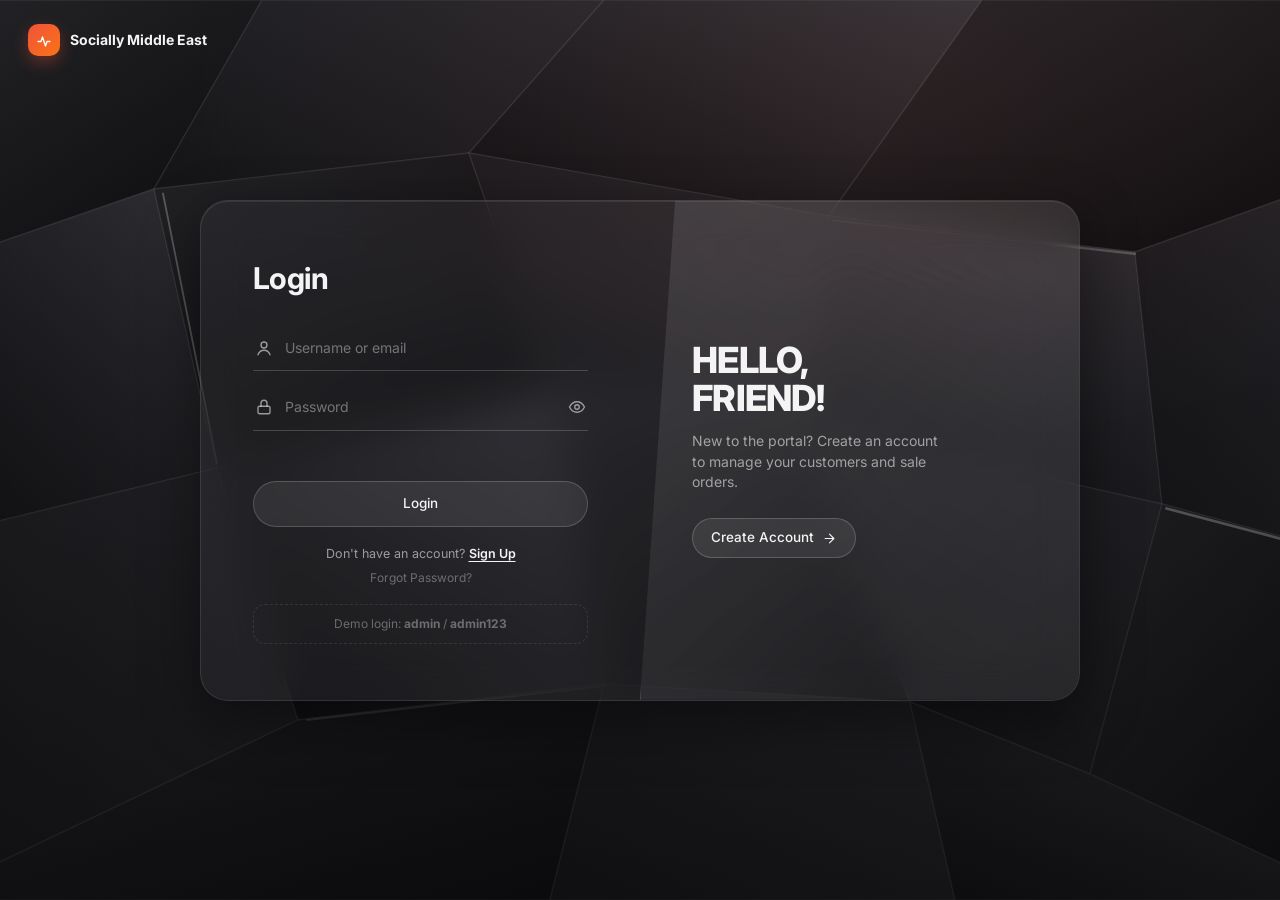
<file: index.html>
<!DOCTYPE html>
<html lang="en">
<head>
  <meta charset="UTF-8" />
  <meta name="viewport" content="width=device-width, initial-scale=1.0" />
  <title>Socially Middle East · POS Portal</title>
  <link rel="preconnect" href="https://fonts.googleapis.com" />
  <link rel="preconnect" href="https://fonts.gstatic.com" crossorigin />
  <link href="https://fonts.googleapis.com/css2?family=Inter:wght@400;500;600;700;800&display=swap" rel="stylesheet" />
  <link rel="icon" href="assets/favicon.svg" type="image/svg+xml" />
  <link rel="stylesheet" href="css/styles.css" />
</head>
<body>
  <div class="bg" aria-hidden="true"></div>
  <div id="app"></div>
  <div id="modal-root"></div>
  <div id="toast-root"></div>

  <script src="js/icons.js"></script>
  <script src="js/data.js"></script>
  <script src="js/nav-fx.js"></script>
  <script src="js/app.js"></script>
</body>
</html>
</file>
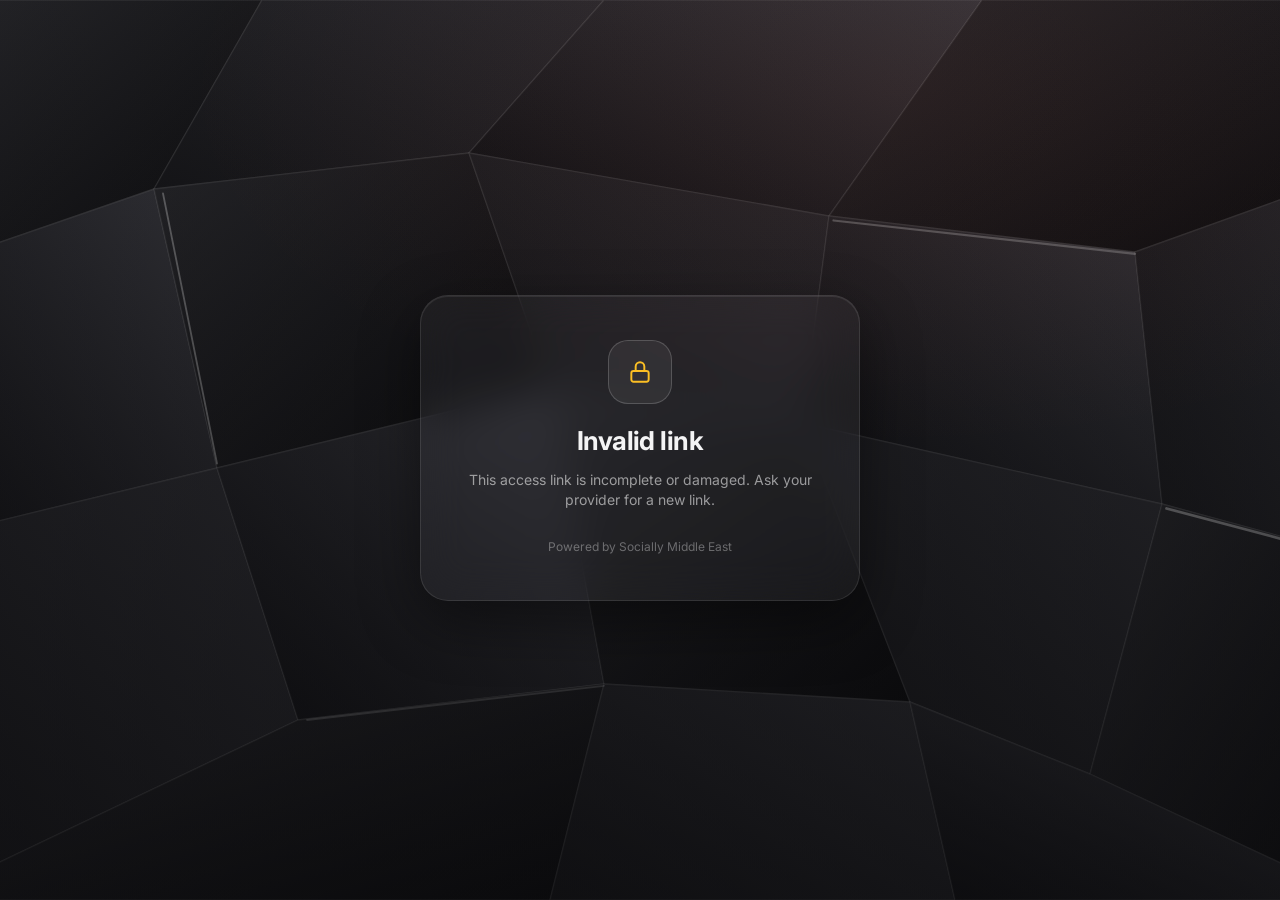
<file: client.html>
<!DOCTYPE html>
<html lang="en">
<head>
  <meta charset="UTF-8" />
  <meta name="viewport" content="width=device-width, initial-scale=1.0" />
  <meta name="robots" content="noindex" />
  <title>POS</title>
  <link rel="icon" href="assets/favicon.svg" type="image/svg+xml" />
  <link rel="preconnect" href="https://fonts.googleapis.com" />
  <link rel="preconnect" href="https://fonts.gstatic.com" crossorigin />
  <link href="https://fonts.googleapis.com/css2?family=Inter:wght@400;500;600;700;800&display=swap" rel="stylesheet" />
  <link rel="stylesheet" href="css/styles.css" />
  <link rel="stylesheet" href="css/client.css" />
</head>
<body class="pos-body">
  <div class="bg" aria-hidden="true"></div>
  <div id="pos"></div>
  <div id="modal-root"></div>
  <div id="toast-root"></div>

  <script src="js/icons.js"></script>
  <script src="js/nav-fx.js"></script>
  <script src="js/client-admin.js"></script>
  <script src="js/client.js"></script>
</body>
</html>
</file>
<file: css/styles.css>
:root {
  --bg: #08080a;
  --glass: rgba(255, 255, 255, 0.045);
  --glass-strong: rgba(255, 255, 255, 0.075);
  --glass-hover: rgba(255, 255, 255, 0.09);
  --border: rgba(255, 255, 255, 0.10);
  --border-strong: rgba(255, 255, 255, 0.18);
  --text: #f4f4f5;
  --muted: rgba(244, 244, 245, 0.58);
  --faint: rgba(244, 244, 245, 0.36);
  --accent: #f0533a;
  --accent-2: #f97316;
  --green: #34d399;
  --amber: #fbbf24;
  --red: #f87171;
  --blue: #60a5fa;
  --violet: #a78bfa;
  --radius: 20px;
  --radius-sm: 12px;
  --shadow: 0 20px 60px rgba(0, 0, 0, 0.45), inset 0 1px 0 rgba(255, 255, 255, 0.08);
  --blur: blur(22px) saturate(140%);
}

* { box-sizing: border-box; margin: 0; padding: 0; }
html, body { height: 100%; }
body {
  font-family: 'Inter', system-ui, -apple-system, Segoe UI, Roboto, sans-serif;
  background: var(--bg);
  color: var(--text);
  font-size: 14px;
  line-height: 1.45;
  -webkit-font-smoothing: antialiased;
}
.bg {
  position: fixed; inset: 0; z-index: -1;
  background: url('../assets/bg.svg') center / cover no-repeat, var(--bg);
}
.bg::after {
  content: ''; position: absolute; inset: 0;
  background: radial-gradient(1200px 600px at 70% 10%, rgba(240, 83, 58, 0.06), transparent 60%),
              linear-gradient(180deg, rgba(8, 8, 10, 0.15), rgba(8, 8, 10, 0.55));
}
a { color: inherit; text-decoration: none; }
button, input, select, textarea { font: inherit; color: inherit; }
button { cursor: pointer; background: none; border: none; }
.ic { flex-shrink: 0; display: block; }

/* ---------- Glass primitives ---------- */
.glass {
  background: var(--glass);
  border: 1px solid var(--border);
  border-radius: var(--radius);
  backdrop-filter: var(--blur);
  -webkit-backdrop-filter: var(--blur);
  box-shadow: var(--shadow);
}
.card { padding: 22px; }
.card-head { display: flex; align-items: center; justify-content: space-between; gap: 12px; margin-bottom: 18px; flex-wrap: wrap; }
.card-title { font-size: 15px; font-weight: 600; letter-spacing: -0.01em; }
.card-sub { color: var(--muted); font-size: 12.5px; margin-top: 2px; }

.btn {
  display: inline-flex; align-items: center; justify-content: center; gap: 8px;
  height: 40px; padding: 0 18px; border-radius: 999px;
  background: var(--glass-strong); border: 1px solid var(--border-strong);
  font-weight: 500; font-size: 13.5px; white-space: nowrap;
  transition: background .2s, transform .15s, border-color .2s;
}
.btn:hover { background: var(--glass-hover); border-color: rgba(255,255,255,.28); }
.btn:active { transform: scale(0.98); }
.btn-primary {
  background: linear-gradient(135deg, var(--accent), var(--accent-2));
  border-color: transparent; color: #fff;
  box-shadow: 0 8px 24px rgba(240, 83, 58, 0.3);
}
.btn-primary:hover { background: linear-gradient(135deg, #f46349, #fb8a3c); border-color: transparent; }
.btn-ghost { background: transparent; border-color: transparent; }
.btn-ghost:hover { background: var(--glass); }
.btn-sm { height: 32px; padding: 0 12px; font-size: 12.5px; }
.btn-icon { width: 40px; padding: 0; }
.btn-sm.btn-icon { width: 32px; }
.btn-danger:hover { color: var(--red); border-color: rgba(248,113,113,.4); }

.pill {
  display: inline-flex; align-items: center; gap: 6px;
  padding: 3px 10px; border-radius: 999px; font-size: 11.5px; font-weight: 600;
  border: 1px solid; white-space: nowrap;
}
.pill::before { content: ''; width: 6px; height: 6px; border-radius: 50%; background: currentColor; }
.pill.green { color: var(--green); background: rgba(52,211,153,.1); border-color: rgba(52,211,153,.25); }
.pill.amber { color: var(--amber); background: rgba(251,191,36,.1); border-color: rgba(251,191,36,.25); }
.pill.red { color: var(--red); background: rgba(248,113,113,.1); border-color: rgba(248,113,113,.25); }
.pill.blue { color: var(--blue); background: rgba(96,165,250,.1); border-color: rgba(96,165,250,.25); }
.pill.gray { color: var(--muted); background: rgba(255,255,255,.05); border-color: var(--border); }
.pill.violet { color: var(--violet); background: rgba(167,139,250,.1); border-color: rgba(167,139,250,.25); }

.tag { font-size: 11.5px; color: var(--muted); padding: 2px 9px; border-radius: 999px; background: rgba(255,255,255,.06); border: 1px solid var(--border); white-space: nowrap; }

.avatar {
  width: 34px; height: 34px; border-radius: 10px; flex-shrink: 0;
  display: grid; place-items: center; font-size: 12px; font-weight: 700; color: #fff;
}
.avatar.lg { width: 60px; height: 60px; border-radius: 16px; font-size: 20px; }

/* ---------- Inputs ---------- */
.field { display: flex; flex-direction: column; gap: 6px; }
.field label { font-size: 12px; color: var(--muted); font-weight: 500; }
.input, select.input, textarea.input {
  height: 42px; padding: 0 14px; border-radius: var(--radius-sm);
  background: rgba(0,0,0,.25); border: 1px solid var(--border);
  outline: none; transition: border-color .2s, background .2s; width: 100%;
}
textarea.input { height: auto; min-height: 84px; padding: 12px 14px; resize: vertical; }
select.input { appearance: none; padding-right: 36px;
  background-image: url("data:image/svg+xml,%3Csvg xmlns='http://www.w3.org/2000/svg' width='16' height='16' viewBox='0 0 24 24' fill='none' stroke='%23aaa' stroke-width='2'%3E%3Cpath d='m6 9 6 6 6-6'/%3E%3C/svg%3E");
  background-repeat: no-repeat; background-position: right 12px center; }
select.input option { background: #18181b; }
.input:focus { border-color: rgba(240,83,58,.6); background: rgba(0,0,0,.35); }
.input::placeholder { color: var(--faint); }

.search {
  display: flex; align-items: center; gap: 8px; height: 40px; padding: 0 14px;
  border-radius: 999px; background: rgba(0,0,0,.25); border: 1px solid var(--border); min-width: 220px;
}
.search input { background: none; border: none; outline: none; width: 100%; }
.search .ic { color: var(--faint); }

.seg { display: inline-flex; padding: 3px; border-radius: 999px; background: rgba(0,0,0,.3); border: 1px solid var(--border); gap: 2px; flex-wrap: wrap; }
.seg button { padding: 6px 13px; border-radius: 999px; font-size: 12.5px; color: var(--muted); font-weight: 500; transition: .2s; }
.seg button.active { background: rgba(255,255,255,.12); color: var(--text); }
.seg button:hover:not(.active) { color: var(--text); }

/* ---------- Login ---------- */
.login-wrap { min-height: 100vh; display: grid; place-items: center; padding: 24px; }
.login-brand { position: fixed; top: 24px; left: 28px; display: flex; align-items: center; gap: 10px; font-weight: 700; }
.login-card {
  position: relative; width: min(880px, 100%); min-height: 500px; overflow: hidden;
  display: grid; grid-template-columns: 1fr 1fr;
  border-radius: 28px;
}
.login-card .pane { padding: 56px 52px; display: flex; flex-direction: column; justify-content: center; transition: opacity .5s ease, transform .6s cubic-bezier(.7,0,.2,1); }
.login-card h1 { font-size: 30px; font-weight: 700; letter-spacing: -0.02em; margin-bottom: 26px; }
.login-card .welcome h2 { font-size: 36px; font-weight: 800; line-height: 1.05; letter-spacing: -0.02em; margin-bottom: 14px; }
.login-card .welcome p { color: var(--muted); max-width: 260px; margin-bottom: 26px; }
.line-input { display: flex; align-items: center; gap: 12px; border-bottom: 1px solid var(--border-strong); padding: 12px 2px; margin-bottom: 14px; transition: border-color .2s; }
.line-input:focus-within { border-color: var(--accent); }
.line-input input { flex: 1; background: none; border: none; outline: none; min-width: 0; }
.line-input .ic { color: var(--muted); }
.login-card .btn-block { width: 100%; height: 46px; margin-top: 14px; }
.login-meta { text-align: center; color: var(--muted); font-size: 12.5px; margin-top: 18px; }
.login-meta a, .login-meta button { color: var(--text); font-weight: 600; text-decoration: underline; text-underline-offset: 3px; }
.login-meta .forgot { display: block; margin-top: 6px; color: var(--faint); font-weight: 400; text-decoration: none; font-size: 12px; }
.login-hint { margin-top: 18px; font-size: 12px; color: var(--faint); text-align: center; padding: 10px; border: 1px dashed var(--border); border-radius: 12px; }
.login-error { color: var(--red); font-size: 12.5px; min-height: 18px; margin-top: 4px; }

/* Sliding glass panel */
.slider {
  position: absolute; top: 0; bottom: 0; left: 50%; width: 50%;
  background: linear-gradient(135deg, rgba(255,255,255,.10), rgba(255,255,255,.03));
  border-left: 1px solid var(--border-strong);
  clip-path: polygon(8% 0, 100% 0, 100% 100%, 0 100%);
  transition: transform .7s cubic-bezier(.7,0,.2,1), clip-path .7s cubic-bezier(.7,0,.2,1);
  z-index: 1; pointer-events: none;
}
.login-card.signup .slider { transform: translateX(-100%); clip-path: polygon(0 0, 100% 0, 92% 100%, 0 100%); }
.login-card .pane { position: relative; z-index: 2; }
.login-card .p-login { grid-column: 1; grid-row: 1; }
.login-card .p-hello { grid-column: 2; grid-row: 1; }
.login-card .p-welcome { grid-column: 1; grid-row: 1; }
.login-card .p-signup { grid-column: 2; grid-row: 1; }
.login-card .p-welcome, .login-card .p-signup { opacity: 0; pointer-events: none; }
.login-card.signup .p-login, .login-card.signup .p-hello { opacity: 0; pointer-events: none; }
.login-card.signup .p-welcome, .login-card.signup .p-signup { opacity: 1; pointer-events: auto; }
.login-card .p-login { transform: translateX(0); }
.login-card.signup .p-login { transform: translateX(-30px); }
.login-card .p-signup { transform: translateX(30px); }
.login-card.signup .p-signup { transform: translateX(0); }

/* ---------- Shell / Navbar ---------- */
.shell { max-width: 1320px; margin: 0 auto; padding: 18px 24px 60px; }
.navbar {
  position: sticky; top: 14px; z-index: 50;
  display: flex; align-items: center; gap: 10px;
  height: 60px; padding: 0 10px 0 18px; border-radius: 999px; margin-bottom: 28px;
  background: rgba(20, 20, 23, 0.55);
}
.brand { display: flex; align-items: center; gap: 10px; font-weight: 700; letter-spacing: -0.01em; margin-right: 14px; white-space: nowrap; }
.brand-mark {
  width: 32px; height: 32px; border-radius: 10px; display: grid; place-items: center; color: #fff;
  background: linear-gradient(135deg, var(--accent), var(--accent-2));
  box-shadow: 0 6px 16px rgba(240,83,58,.35);
}
.brand small { display: block; font-size: 10px; letter-spacing: .14em; color: var(--muted); font-weight: 600; }
.nav-links { display: flex; align-items: center; gap: 2px; position: relative; }
.nav-link {
  position: relative; display: flex; align-items: center; gap: 8px;
  padding: 9px 15px; border-radius: 999px; color: var(--muted); font-weight: 500; transition: color .2s, background .2s;
}
.nav-link:hover { color: var(--text); background: rgba(255,255,255,.05); }
.nav-link.active { color: var(--text); background: rgba(255,255,255,.1); box-shadow: inset 0 1px 0 rgba(255,255,255,.1); }
.nav-link.active::after { content: ''; position: absolute; left: 50%; bottom: 3px; width: 4px; height: 4px; margin-left: -2px; border-radius: 50%; background: var(--accent); }
.nav-right { margin-left: auto; display: flex; align-items: center; gap: 8px; }
.nav-search { min-width: 0; width: 200px; height: 38px; }
.user-chip { display: flex; align-items: center; gap: 10px; padding: 4px 4px 4px 4px; border-radius: 999px; position: relative; }
.user-chip .avatar { width: 34px; height: 34px; border-radius: 50%; background: linear-gradient(135deg, var(--accent), var(--accent-2)); }
.user-menu {
  position: absolute; right: 0; top: calc(100% + 10px); width: 220px; padding: 8px;
  display: none; flex-direction: column; gap: 2px; background: rgba(24,24,27,.85);
}
.user-menu.open { display: flex; }
.user-menu .who { padding: 10px 12px; border-bottom: 1px solid var(--border); margin-bottom: 6px; }
.user-menu .who b { display: block; }
.user-menu .who span { color: var(--muted); font-size: 12px; }
.menu-item { display: flex; align-items: center; gap: 10px; padding: 9px 12px; border-radius: 10px; color: var(--muted); width: 100%; text-align: left; }
.menu-item:hover { background: rgba(255,255,255,.06); color: var(--text); }
.nav-burger { display: none; }
.mobile-nav { display: none; }

/* ---------- Page ---------- */
.page-head { display: flex; align-items: flex-end; justify-content: space-between; gap: 16px; margin-bottom: 22px; flex-wrap: wrap; }
.page-head h1 { font-size: 28px; font-weight: 700; letter-spacing: -0.025em; }
.page-head p { color: var(--muted); margin-top: 4px; }
.page-actions { display: flex; gap: 10px; flex-wrap: wrap; }
.crumb { display: inline-flex; align-items: center; gap: 6px; color: var(--muted); font-size: 13px; margin-bottom: 14px; }
.crumb:hover { color: var(--text); }

.grid { display: grid; gap: 18px; }
.stats { grid-template-columns: repeat(4, 1fr); margin-bottom: 18px; }
.stat { padding: 20px 22px; transition: transform .25s, border-color .25s; }
.stat:hover { transform: translateY(-4px); border-color: var(--border-strong); }
.stat-top { display: flex; align-items: center; justify-content: space-between; color: var(--muted); font-size: 13px; }
.stat-icon { width: 36px; height: 36px; border-radius: 11px; display: grid; place-items: center; background: rgba(255,255,255,.06); border: 1px solid var(--border); color: var(--text); }
.stat-value { font-size: 28px; font-weight: 700; letter-spacing: -0.02em; margin: 10px 0 4px; }
.stat-change { font-size: 12.5px; color: var(--green); display: flex; align-items: center; gap: 4px; }
.stat-change.down { color: var(--red); }
.stat-change span { color: var(--faint); margin-left: 2px; }

.row-2-1 { grid-template-columns: 2fr 1fr; margin-bottom: 18px; }
.row-1-1 { grid-template-columns: 1fr 1fr; }

/* Chart */
.chart-wrap { position: relative; height: 230px; }
.chart-wrap svg { width: 100%; height: 100%; overflow: visible; }
.chart-tip { position: absolute; pointer-events: none; padding: 8px 12px; border-radius: 10px; background: rgba(24,24,27,.92); border: 1px solid var(--border-strong); font-size: 12px; white-space: nowrap; transform: translate(-50%, -120%); opacity: 0; transition: opacity .15s; }
.chart-tip b { display: block; font-size: 13px; }

.donut-wrap { display: flex; flex-direction: column; align-items: center; gap: 20px; }
.donut { position: relative; width: 160px; height: 160px; }
.donut-center { position: absolute; inset: 0; display: grid; place-content: center; text-align: center; }
.donut-center b { font-size: 26px; font-weight: 700; }
.donut-center span { font-size: 11px; color: var(--muted); letter-spacing: .08em; text-transform: uppercase; }
.legend { width: 100%; display: flex; flex-direction: column; gap: 9px; }
.legend-row { display: flex; align-items: center; gap: 10px; font-size: 13px; }
.legend-row i { width: 9px; height: 9px; border-radius: 50%; }
.legend-row span { color: var(--muted); }
.legend-row b { margin-left: auto; font-weight: 600; }

/* Tables */
.table-wrap { overflow-x: auto; margin: 0 -22px; padding: 0 22px; }
table { width: 100%; border-collapse: collapse; min-width: 640px; }
th { text-align: left; font-size: 11px; font-weight: 600; letter-spacing: .08em; text-transform: uppercase; color: var(--faint); padding: 0 12px 12px; border-bottom: 1px solid var(--border); white-space: nowrap; }
td { padding: 13px 12px; border-bottom: 1px solid rgba(255,255,255,.05); vertical-align: middle; }
tr:last-child td { border-bottom: none; }
tbody tr { transition: background .15s; }
tbody tr.clickable { cursor: pointer; }
tbody tr.clickable:hover { background: rgba(255,255,255,.04); }
th:first-child, td:first-child { padding-left: 0; }
th:last-child, td:last-child { padding-right: 0; }
.cell-main { display: flex; align-items: center; gap: 12px; }
.cell-main b { font-weight: 600; display: block; }
.cell-main small { color: var(--faint); font-size: 12px; }
.mono { font-family: ui-monospace, 'SF Mono', Menlo, monospace; font-size: 12.5px; color: var(--muted); }
.num { text-align: right; font-variant-numeric: tabular-nums; }
.muted { color: var(--muted); }
.empty { text-align: center; color: var(--muted); padding: 40px 0; }

/* Feed */
.feed { display: flex; flex-direction: column; gap: 4px; }
.feed-item { display: flex; gap: 12px; padding: 10px; border-radius: 12px; transition: background .15s; cursor: pointer; }
.feed-item:hover { background: rgba(255,255,255,.04); }
.feed-icon { width: 30px; height: 30px; border-radius: 9px; display: grid; place-items: center; background: rgba(255,255,255,.06); border: 1px solid var(--border); flex-shrink: 0; }
.feed-item b { font-weight: 500; display: block; font-size: 13.5px; }
.feed-item span { font-size: 12px; color: var(--faint); }
.feed-item .amt { margin-left: auto; font-weight: 600; font-variant-numeric: tabular-nums; white-space: nowrap; }

/* Toolbar */
.toolbar { display: flex; align-items: center; gap: 12px; flex-wrap: wrap; margin-bottom: 18px; }
.toolbar .search { flex: 1; max-width: 360px; }
.toolbar .spacer { flex: 1; }

/* Customer cards */
.cust-grid { grid-template-columns: repeat(auto-fill, minmax(290px, 1fr)); }
.cust-card { padding: 20px; cursor: pointer; transition: transform .25s, border-color .25s, background .25s; display: flex; flex-direction: column; gap: 16px; }
.cust-card:hover { transform: translateY(-4px); border-color: var(--border-strong); background: rgba(255,255,255,.06); }
.cust-card .top { display: flex; gap: 12px; align-items: flex-start; }
.cust-card .top b { font-size: 15px; font-weight: 600; display: block; }
.cust-card .top span { font-size: 12.5px; color: var(--muted); }
.cust-card .top .pill { margin-left: auto; }
.cust-card .meta { display: grid; grid-template-columns: repeat(3, 1fr); gap: 8px; padding-top: 14px; border-top: 1px solid var(--border); }
.cust-card .meta div span { display: block; font-size: 11px; color: var(--faint); text-transform: uppercase; letter-spacing: .06em; }
.cust-card .meta div b { font-weight: 600; font-size: 14px; }

/* Customer detail */
.hero { padding: 26px; display: flex; gap: 20px; align-items: center; flex-wrap: wrap; margin-bottom: 18px; }
.hero h1 { font-size: 26px; font-weight: 700; letter-spacing: -0.02em; display: flex; align-items: center; gap: 12px; flex-wrap: wrap; }
.hero .sub { display: flex; gap: 16px; flex-wrap: wrap; color: var(--muted); margin-top: 8px; font-size: 13px; }
.hero .sub span { display: inline-flex; align-items: center; gap: 6px; }
.hero .page-actions { margin-left: auto; }
.tabs { margin-bottom: 18px; }
.info-list { display: flex; flex-direction: column; }
.info-list div { display: flex; justify-content: space-between; gap: 12px; padding: 11px 0; border-bottom: 1px solid rgba(255,255,255,.05); }
.info-list div:last-child { border-bottom: none; }
.info-list span { color: var(--muted); }
.info-list b { font-weight: 500; text-align: right; }

/* Contacts */
.contact-grid { grid-template-columns: repeat(auto-fill, minmax(260px, 1fr)); }
.contact-card { padding: 20px; display: flex; flex-direction: column; gap: 14px; transition: border-color .2s; }
.contact-card:hover { border-color: var(--border-strong); }
.contact-card .top { display: flex; gap: 12px; align-items: center; }
.contact-card .top b { display: block; font-weight: 600; }
.contact-card .top span { font-size: 12.5px; color: var(--muted); }
.contact-card .lines { display: flex; flex-direction: column; gap: 8px; font-size: 13px; color: var(--muted); }
.contact-card .lines a, .contact-card .lines div { display: flex; align-items: center; gap: 8px; overflow: hidden; }
.contact-card .lines a:hover { color: var(--text); }
.contact-card .lines a span { overflow: hidden; text-overflow: ellipsis; white-space: nowrap; }
.contact-card .foot { display: flex; align-items: center; gap: 8px; padding-top: 12px; border-top: 1px solid var(--border); }
.contact-card .foot .company { font-size: 12.5px; color: var(--muted); display: flex; align-items: center; gap: 6px; overflow: hidden; white-space: nowrap; text-overflow: ellipsis; }
.contact-card .foot .company:hover { color: var(--text); }
.contact-card .foot .btn { margin-left: auto; }

/* Sale order form */
.so-layout { grid-template-columns: 1fr 340px; align-items: start; }
.form-grid { display: grid; grid-template-columns: repeat(3, 1fr); gap: 14px; }
.lines-table td { padding: 8px 6px; }
.lines-table th { padding: 0 6px 10px; }
.lines-table .input { height: 38px; padding: 0 10px; }
.lines-table select.input { padding-right: 30px; }
.lines-table td:first-child { min-width: 260px; }
.lines-table input[type=number] { width: 84px; text-align: right; }
.summary { position: sticky; top: 96px; }
.summary-row { display: flex; justify-content: space-between; padding: 9px 0; color: var(--muted); font-variant-numeric: tabular-nums; }
.summary-row b { color: var(--text); font-weight: 500; }
.summary-total { display: flex; justify-content: space-between; align-items: baseline; padding-top: 16px; margin-top: 8px; border-top: 1px solid var(--border); }
.summary-total span { color: var(--muted); }
.summary-total b { font-size: 28px; font-weight: 700; letter-spacing: -0.02em; }
.summary .btn { width: 100%; margin-top: 10px; }
.cust-mini { display: flex; gap: 12px; align-items: center; padding: 12px; border-radius: 14px; background: rgba(0,0,0,.2); border: 1px solid var(--border); margin-bottom: 14px; }
.cust-mini b { display: block; font-weight: 600; }
.cust-mini span { font-size: 12px; color: var(--muted); }

/* Status steps */
.steps { display: flex; gap: 6px; flex-wrap: wrap; }
.step { display: flex; align-items: center; gap: 8px; padding: 7px 14px 7px 10px; border-radius: 999px; font-size: 12.5px; color: var(--faint); border: 1px solid var(--border); }
.step i { width: 20px; height: 20px; border-radius: 50%; display: grid; place-items: center; background: rgba(255,255,255,.06); font-style: normal; font-size: 11px; }
.step.done { color: var(--text); }
.step.done i { background: var(--green); color: #052e1c; }
.step.current { color: var(--text); border-color: rgba(240,83,58,.5); background: rgba(240,83,58,.08); }
.step.current i { background: var(--accent); color: #fff; }

/* Modal */
.modal-back { position: fixed; inset: 0; background: rgba(0,0,0,.55); backdrop-filter: blur(4px); z-index: 100; display: grid; place-items: center; padding: 20px; animation: fade .2s; }
.modal { width: min(520px, 100%); max-height: calc(100vh - 40px); overflow: auto; padding: 26px; background: rgba(28,28,32,.85); animation: pop .25s cubic-bezier(.2,.9,.3,1.2); }
.modal h2 { font-size: 19px; font-weight: 700; margin-bottom: 4px; }
.modal .card-sub { margin-bottom: 20px; }
.modal .form-grid { grid-template-columns: 1fr 1fr; }
.modal .full { grid-column: 1 / -1; }
.modal-actions { display: flex; justify-content: flex-end; gap: 10px; margin-top: 22px; }
.check { display: flex; align-items: center; gap: 10px; font-size: 13px; color: var(--muted); cursor: pointer; }
.check input { accent-color: var(--accent); width: 16px; height: 16px; }

/* Toast */
#toast-root { position: fixed; bottom: 24px; left: 50%; transform: translateX(-50%); z-index: 200; display: flex; flex-direction: column; gap: 8px; align-items: center; }
.toast { display: flex; align-items: center; gap: 10px; padding: 12px 18px; border-radius: 999px; background: rgba(24,24,27,.9); border: 1px solid var(--border-strong); box-shadow: var(--shadow); animation: up .3s; font-size: 13.5px; }
.toast .ic { color: var(--green); }

@keyframes fade { from { opacity: 0; } }
@keyframes pop { from { opacity: 0; transform: scale(.96) translateY(10px); } }
@keyframes up { from { opacity: 0; transform: translateY(12px); } }
.view { animation: up .35s ease; }

/* ---------- Responsive ---------- */
@media (max-width: 1100px) {
  .nav-search { display: none; }
  .so-layout { grid-template-columns: 1fr; }
  .summary { position: static; }
}
@media (max-width: 960px) {
  .stats { grid-template-columns: repeat(2, 1fr); }
  .row-2-1, .row-1-1 { grid-template-columns: 1fr; }
  .nav-links { display: none; }
  .nav-burger { display: inline-flex; }
  .mobile-nav { display: none; position: sticky; top: 84px; z-index: 49; margin: -18px 0 22px; padding: 8px; flex-direction: column; gap: 2px; background: rgba(20,20,23,.85); }
  .mobile-nav.open { display: flex; }
  .mobile-nav .nav-link { padding: 12px 14px; border-radius: 12px; }
  .mobile-nav .nav-link.active::after { display: none; }
}
@media (max-width: 720px) {
  .shell { padding: 12px 14px 50px; }
  .navbar { top: 10px; height: 56px; padding: 0 8px 0 14px; margin-bottom: 22px; }
  .brand small { display: none; }
  .page-head h1 { font-size: 23px; }
  .stats { gap: 12px; }
  .stat { padding: 16px; }
  .stat-value { font-size: 22px; }
  .card { padding: 18px; }
  .table-wrap { margin: 0 -18px; padding: 0 18px; }
  .form-grid, .modal .form-grid { grid-template-columns: 1fr; }
  .toolbar .search { max-width: none; min-width: 100%; }
  .hero .page-actions { margin-left: 0; width: 100%; }
  .login-card { grid-template-columns: 1fr; min-height: 0; }
  .login-card .pane { padding: 36px 26px; grid-column: 1 !important; }
  .login-card .p-login, .login-card .p-signup { grid-row: 1; }
  .login-card .p-hello, .login-card .p-welcome { grid-row: 2; padding-top: 28px; border-top: 1px solid var(--border); background: rgba(255,255,255,.04); }
  .login-card .slider { display: none; }
  .login-card.signup .p-login, .login-card.signup .p-hello { display: none; }
  .login-card:not(.signup) .p-signup, .login-card:not(.signup) .p-welcome { display: none; }
  .login-card .welcome h2 { font-size: 28px; }
  .login-brand { position: static; margin-bottom: 18px; }
  .login-wrap { display: flex; flex-direction: column; justify-content: center; }
}
@media (max-width: 420px) {
  .stats { grid-template-columns: 1fr 1fr; }
  .stat-top span { font-size: 12px; }
  .user-chip .name { display: none; }
}
@media (max-width: 720px) { .hide-sm { display: none; } .navbar .btn-primary.btn-sm { width: 34px; padding: 0; } }
@media print { .navbar, .mobile-nav, .page-actions, .crumb, .steps, .bg { display: none !important; } body { background: #fff; color: #000; } .glass { box-shadow: none; border-color: #ddd; background: #fff; } }
.grid > * { min-width: 0; }
.stat-change.down .ic { transform: rotate(90deg); }
@media (min-width: 961px) { .chart-wrap { height: 300px; } }

/* ---------- Licensing & access ---------- */
.lic-grid { display: flex; gap: 22px; flex-wrap: wrap; }
.lic-grid .seg { align-self: flex-start; }
.lic-hint { display: flex; align-items: flex-start; gap: 8px; margin-top: 14px; padding: 11px 14px; border-radius: 12px; background: rgba(0,0,0,.2); border: 1px solid var(--border); color: var(--muted); font-size: 12.5px; }
.lic-hint .ic { margin-top: 2px; color: var(--accent-2); }
.unit-suffix { font-size: 11px; color: var(--faint); margin-top: 3px; }
.access-box { display: flex; flex-direction: column; padding: 4px 14px; border-radius: 14px; background: rgba(0,0,0,.22); border: 1px solid var(--border); }
.access-row { display: flex; justify-content: space-between; align-items: center; gap: 12px; padding: 10px 0; border-bottom: 1px solid rgba(255,255,255,.05); font-size: 13px; }
.access-row:last-child { border-bottom: none; }
.access-row span { color: var(--muted); }
.access-row b { font-weight: 500; text-align: right; }
.access-row a:hover { color: var(--text); text-decoration: underline; }
.notice { margin-top: 12px; padding: 11px 14px; border-radius: 12px; font-size: 12.5px; color: var(--amber); background: rgba(251,191,36,.08); border: 1px solid rgba(251,191,36,.25); }
.link-field { display: flex; gap: 8px; }
.link-field .input { font-family: ui-monospace, Menlo, monospace; font-size: 12px; color: var(--muted); }
.share-row { display: flex; gap: 8px; flex-wrap: wrap; margin-top: 12px; }
.access-card { display: flex; align-items: center; justify-content: space-between; gap: 16px; flex-wrap: wrap; }
.access-card-main { display: flex; align-items: center; gap: 14px; min-width: 0; }
.access-card .card-sub { margin-top: 4px; }
.link-btn { gap: 6px; }
.card-link { align-self: flex-start; }

/* ---------- Nav FX: liquid sliding highlight ---------- */
.fx { position: relative; isolation: isolate; }
.fx > [data-fx] { position: relative; z-index: 1; transition: color .35s ease; }
.fx > [data-fx].active { background: transparent !important; box-shadow: none !important; }
.fx > [data-fx]:hover { background: transparent; }
.fx > .nav-link.active::after { display: none; }
.fx > [data-fx].arriving { color: var(--muted); }
.fx > [data-fx].active .ic { transition: transform .4s cubic-bezier(.3,1.8,.5,1), color .3s; }
.fx > [data-fx].active:not(.arriving) .ic { color: var(--accent-2); animation: icon-pop .5s cubic-bezier(.3,1.8,.5,1); }
@keyframes icon-pop { 0% { transform: scale(.6) rotate(-12deg); } 60% { transform: scale(1.18) rotate(4deg); } 100% { transform: none; } }

.nav-ind, .nav-hover { position: absolute; top: 0; bottom: 0; border-radius: 999px; z-index: 0; pointer-events: none; }
.pos-tabs .nav-ind, .pos-tabs .nav-hover { top: 4px; bottom: 4px; }
.nav-ind {
  background: linear-gradient(180deg, rgba(255,255,255,.17), rgba(255,255,255,.05));
  box-shadow: inset 0 1px 0 rgba(255,255,255,.22), inset 0 -1px 0 rgba(255,255,255,.04), 0 0 0 1px rgba(255,255,255,.08), 0 8px 22px rgba(0,0,0,.35), 0 0 22px rgba(240,83,58,.12);
  transition: left .5s cubic-bezier(.45,1.45,.4,1), right .5s cubic-bezier(.45,1.45,.4,1), top .5s cubic-bezier(.45,1.45,.4,1), bottom .5s cubic-bezier(.45,1.45,.4,1), opacity .2s;
  transform-origin: center;
}
/* leading edge rushes ahead, trailing edge follows → stretch */
.nav-ind.go-right { transition: right .34s cubic-bezier(.3,1.25,.5,1), left .52s cubic-bezier(.55,1.5,.4,1) .07s; }
.nav-ind.go-left  { transition: left .34s cubic-bezier(.3,1.25,.5,1), right .52s cubic-bezier(.55,1.5,.4,1) .07s; }
.nav-ind.go-down { transition: bottom .34s cubic-bezier(.3,1.25,.5,1), top .52s cubic-bezier(.55,1.5,.4,1) .07s, left .3s, right .3s; }
.nav-ind.go-up   { transition: top .34s cubic-bezier(.3,1.25,.5,1), bottom .52s cubic-bezier(.55,1.5,.4,1) .07s, left .3s, right .3s; }
.nav-ind.moving { animation: squish .55s ease; }
.nav-ind.moving-v { animation: squish-x .55s ease; }
@keyframes squish-x { 35% { transform: scaleX(.92); } 70% { transform: scaleX(1.02); } 100% { transform: none; } }
@keyframes squish { 35% { transform: scaleY(.78); } 70% { transform: scaleY(1.06); } 100% { transform: none; } }
/* glowing accent bar under the pill */
.nav-ind::after {
  content: ''; position: absolute; left: 50%; bottom: -1px; width: 18px; height: 3px; margin-left: -9px; border-radius: 3px;
  background: linear-gradient(90deg, var(--accent), var(--accent-2)); box-shadow: 0 0 10px 1px rgba(240,83,58,.8), 0 0 22px 4px rgba(249,115,22,.35);
  transition: width .3s, margin-left .3s;
}
.pos-tabs .nav-ind::after { bottom: -4px; }
.nav-ind.moving::after { width: 34px; margin-left: -17px; }
/* light sweep on landing */
.nav-ind::before {
  content: ''; position: absolute; inset: 0; border-radius: inherit;
  background: linear-gradient(110deg, transparent 38%, rgba(255,255,255,.32) 50%, transparent 62%) no-repeat;
  background-size: 260% 100%; background-position: 160% 0; opacity: 0;
}
.nav-ind.arrived::before { animation: sweep .75s ease; }
@keyframes sweep { 0% { opacity: 1; background-position: 160% 0; } 100% { opacity: 1; background-position: -60% 0; } }
.nav-hover { background: rgba(255,255,255,.055); box-shadow: inset 0 0 0 1px rgba(255,255,255,.05); opacity: 0;
  transition: left .32s cubic-bezier(.3,1.3,.5,1), right .32s cubic-bezier(.3,1.3,.5,1), top .32s cubic-bezier(.3,1.3,.5,1), bottom .32s cubic-bezier(.3,1.3,.5,1), opacity .25s; }
.nav-ind.no-anim, .nav-hover.no-anim { transition: none !important; }

/* mobile menu: staggered drop + morphing burger */
.nav-burger { position: relative; }
.nav-burger i { position: absolute; left: 11px; width: 18px; height: 2px; border-radius: 2px; background: currentColor; transition: transform .35s cubic-bezier(.5,1.6,.4,1), opacity .2s, top .3s; }
.nav-burger i:nth-child(1) { top: 13px; } .nav-burger i:nth-child(2) { top: 19px; } .nav-burger i:nth-child(3) { top: 25px; }
.nav-burger.x i:nth-child(1) { top: 19px; transform: rotate(45deg); }
.nav-burger.x i:nth-child(2) { opacity: 0; transform: scaleX(0); }
.nav-burger.x i:nth-child(3) { top: 19px; transform: rotate(-45deg); }
.mobile-nav.open { animation: drop .35s cubic-bezier(.3,1.3,.5,1); transform-origin: top center; }
.mobile-nav.open .nav-link { animation: slide-in .4s cubic-bezier(.3,1.3,.5,1) both; }
.mobile-nav.open .nav-link:nth-child(2) { animation-delay: .04s; } .mobile-nav.open .nav-link:nth-child(3) { animation-delay: .08s; } .mobile-nav.open .nav-link:nth-child(4) { animation-delay: .12s; }
@keyframes drop { from { opacity: 0; transform: translateY(-10px) scaleY(.9); } }
@keyframes slide-in { from { opacity: 0; transform: translateX(-14px); } }
@media (prefers-reduced-motion: reduce) { .nav-ind, .nav-hover, .nav-ind::before, .nav-ind::after { animation: none !important; transition: none !important; } }
</file>
<file: css/client.css>
/* Customer POS — builds on styles.css tokens and glass primitives */
.pos-body { overflow-x: hidden; }
#pos { max-width: 1480px; margin: 0 auto; padding: 14px 18px 18px; min-height: 100vh; display: flex; flex-direction: column; }

/* Top bar */
.pos-top { display: flex; align-items: center; gap: 14px; height: 64px; padding: 0 10px 0 12px; border-radius: 999px; margin-bottom: 16px; background: rgba(20,20,23,.55); }
.pos-brand { display: flex; align-items: center; gap: 12px; min-width: 0; }
.pos-brand b { display: block; font-weight: 700; white-space: nowrap; overflow: hidden; text-overflow: ellipsis; }
.pos-brand span { display: block; font-size: 11.5px; color: var(--muted); white-space: nowrap; }
.pos-logo { width: 42px; height: 42px; border-radius: 50%; display: grid; place-items: center; font-weight: 800; font-size: 14px; color: #fff; flex-shrink: 0;
  background: linear-gradient(135deg, var(--accent), var(--accent-2)); box-shadow: 0 6px 16px rgba(240,83,58,.35); }
.pos-tabs { display: flex; gap: 4px; margin-left: 18px; padding: 4px; border-radius: 999px; background: rgba(0,0,0,.25); border: 1px solid var(--border); }
.pos-tabs button { display: flex; align-items: center; gap: 8px; padding: 8px 16px; border-radius: 999px; color: var(--muted); font-weight: 500; transition: .2s; }
.pos-tabs button.active { background: rgba(255,255,255,.12); color: var(--text); }
.pos-tabs button:hover:not(.active) { color: var(--text); }
.pos-right { margin-left: auto; display: flex; align-items: center; gap: 10px; }
.lic-chip { display: flex; align-items: center; gap: 7px; height: 34px; padding: 0 13px; border-radius: 999px; font-size: 12px; color: var(--muted); background: rgba(255,255,255,.05); border: 1px solid var(--border); white-space: nowrap; }
.lic-chip:hover { color: var(--text); }
.lic-chip.warn { color: var(--amber); border-color: rgba(251,191,36,.35); background: rgba(251,191,36,.08); }
.pos-clock { font-variant-numeric: tabular-nums; font-weight: 600; padding: 0 6px; }
.avatar.cashier { width: 40px; height: 40px; border-radius: 50%; background: linear-gradient(135deg, #3b82f6, #6366f1); }

#pos-main { flex: 1; display: flex; flex-direction: column; min-height: 0; }

/* Register layout */
.pos-grid { flex: 1; display: grid; grid-template-columns: 1fr 390px; gap: 16px; min-height: 0; height: calc(100vh - 110px); }
.pos-menu { display: flex; flex-direction: column; min-height: 0; }
.pos-tools { display: flex; gap: 10px; margin-bottom: 12px; }
.pos-tools .search { flex: 1; max-width: 420px; }
.cat-row { display: flex; gap: 8px; overflow-x: auto; padding-bottom: 4px; margin-bottom: 14px; scrollbar-width: none; }
.cat-row::-webkit-scrollbar { display: none; }
.cat-row button { flex-shrink: 0; padding: 9px 18px; border-radius: 999px; font-weight: 500; color: var(--muted); background: var(--glass); border: 1px solid var(--border); backdrop-filter: var(--blur); -webkit-backdrop-filter: var(--blur); transition: .2s; }
.cat-row button:hover { color: var(--text); }
.cat-row button.active { color: #fff; background: linear-gradient(135deg, var(--accent), var(--accent-2)); border-color: transparent; }
.item-grid { flex: 1; overflow-y: auto; display: grid; grid-template-columns: repeat(auto-fill, minmax(150px, 1fr)); gap: 12px; align-content: start; padding: 2px 4px 20px 2px; }
.item { position: relative; display: flex; flex-direction: column; align-items: flex-start; gap: 4px; padding: 16px; min-height: 132px; text-align: left; border-radius: 18px; transition: transform .15s, border-color .2s, background .2s; }
.item:hover { border-color: var(--border-strong); background: rgba(255,255,255,.07); }
.item:active { transform: scale(.97); }
.item.bump { animation: bump .25s; }
@keyframes bump { 50% { transform: scale(.94); } }
.item-e { font-size: 30px; line-height: 1; margin-bottom: auto; }
.item-n { font-weight: 600; font-size: 13.5px; line-height: 1.25; margin-top: 12px; }
.item-p { color: var(--muted); font-size: 13px; font-variant-numeric: tabular-nums; }
.item-badge { position: absolute; top: 10px; right: 10px; min-width: 24px; height: 24px; padding: 0 7px; border-radius: 999px; display: grid; place-items: center; font-size: 12px; font-weight: 700; color: #fff; background: linear-gradient(135deg, var(--accent), var(--accent-2)); }

/* Ticket */
.ticket { display: flex; flex-direction: column; min-height: 0; padding: 18px; border-radius: 24px; background: rgba(22,22,26,.6); }
.ticket-head { display: flex; align-items: center; justify-content: space-between; margin-bottom: 14px; }
.ticket-head b { display: block; font-size: 16px; }
.ticket-head span { font-size: 12px; color: var(--muted); }
.sheet-close { display: none; }
.ticket-types { width: 100%; margin-bottom: 12px; }
.ticket-types button { flex: 1; }
.ticket-sub { display: flex; align-items: center; gap: 10px; margin-bottom: 12px; }
.ticket-sub label { display: flex; align-items: center; gap: 6px; color: var(--muted); font-size: 13px; width: 70px; flex-shrink: 0; }
.ticket-sub .input { height: 38px; }
.ticket-lines { flex: 1; overflow-y: auto; margin: 0 -6px; padding: 0 6px; min-height: 80px; border-top: 1px solid var(--border); }
.tl { display: grid; grid-template-columns: 30px 1fr auto minmax(64px, auto); align-items: center; gap: 10px; padding: 11px 0; border-bottom: 1px solid rgba(255,255,255,.05); }
.tl-e { font-size: 20px; text-align: center; }
.tl-n { min-width: 0; }
.tl-n b { display: block; font-weight: 500; font-size: 13.5px; white-space: nowrap; overflow: hidden; text-overflow: ellipsis; }
.tl-n span { font-size: 12px; color: var(--faint); }
.tl-t { text-align: right; font-weight: 600; font-variant-numeric: tabular-nums; white-space: nowrap; }
.stepper { display: flex; align-items: center; gap: 2px; padding: 3px; border-radius: 999px; background: rgba(0,0,0,.3); border: 1px solid var(--border); }
.stepper button { width: 26px; height: 26px; border-radius: 50%; display: grid; place-items: center; color: var(--muted); }
.stepper button:hover { background: rgba(255,255,255,.1); color: var(--text); }
.stepper b { min-width: 20px; text-align: center; font-size: 13px; }
.ticket-empty { height: 100%; min-height: 140px; display: flex; flex-direction: column; align-items: center; justify-content: center; gap: 10px; color: var(--faint); font-size: 13px; }
.ticket-foot { padding-top: 10px; border-top: 1px solid var(--border); }
.ticket-foot .summary-row { padding: 5px 0; }
.ticket-foot .summary-total { padding-top: 10px; margin-top: 6px; }
.ticket-foot .summary-total b { font-size: 26px; }
.lbp { display: block; font-size: 11.5px; color: var(--faint); font-variant-numeric: tabular-nums; }
.ticket-actions { display: grid; grid-template-columns: 100px 1fr; gap: 10px; margin-top: 14px; }
.ticket-actions .btn { height: 50px; font-size: 14.5px; }
.btn:disabled { opacity: .4; pointer-events: none; }
.sheet-bar { display: none; }

/* Payment */
.pay-methods { display: grid; grid-template-columns: repeat(auto-fit, minmax(110px, 1fr)); gap: 10px; margin-bottom: 18px; }
.pay-methods button { display: flex; flex-direction: column; align-items: center; gap: 8px; padding: 16px 10px; border-radius: 16px; border: 1px solid var(--border); background: rgba(0,0,0,.2); color: var(--muted); font-weight: 500; transition: .2s; }
.pay-methods button.active { color: var(--text); border-color: rgba(240,83,58,.6); background: rgba(240,83,58,.1); }
.quick { display: flex; gap: 8px; flex-wrap: wrap; margin-top: 10px; }
.change { display: flex; justify-content: space-between; margin-top: 16px; padding: 14px 16px; border-radius: 14px; background: rgba(0,0,0,.25); border: 1px solid var(--border); color: var(--muted); }
.change b { font-size: 18px; }
.pay-note { display: flex; gap: 10px; align-items: flex-start; padding: 14px 16px; border-radius: 14px; background: rgba(0,0,0,.25); border: 1px solid var(--border); color: var(--muted); font-size: 13px; }

/* Receipt */
.rcpt { text-align: center; }
.rcpt-ok { width: 56px; height: 56px; margin: 0 auto 14px; border-radius: 50%; display: grid; place-items: center; color: #052e1c; background: var(--green); box-shadow: 0 10px 30px rgba(52,211,153,.35); }
.paper { margin-top: 18px; padding: 18px; border-radius: 14px; background: #f5f5f4; color: #18181b; text-align: left; font-family: ui-monospace, Menlo, monospace; font-size: 12.5px; display: flex; flex-direction: column; gap: 5px; }
.paper > b { text-align: center; font-size: 14px; font-family: Inter, sans-serif; }
.paper > span { text-align: center; color: #57534e; }
.paper hr { border: none; border-top: 1px dashed #a8a29e; margin: 6px 0; }
.paper > div { display: flex; justify-content: space-between; gap: 10px; }
.paper-total { font-weight: 700; font-size: 14px; }

/* Sales page */
.pos-page { padding-bottom: 30px; }

/* Lock screen */
.lock-wrap { min-height: calc(100vh - 32px); display: grid; place-items: center; padding: 20px; }
.lock-card { width: min(440px, 100%); padding: 44px 36px; text-align: center; border-radius: 28px; }
.lock-icon { width: 64px; height: 64px; margin: 0 auto 18px; border-radius: 20px; display: grid; place-items: center; background: rgba(255,255,255,.06); border: 1px solid var(--border-strong); color: var(--amber); }
.lock-biz { font-size: 12px; letter-spacing: .12em; text-transform: uppercase; color: var(--muted); margin-bottom: 8px; }
.lock-card h1 { font-size: 26px; font-weight: 700; letter-spacing: -0.02em; margin-bottom: 10px; }
.lock-card p { color: var(--muted); }
.lock-foot { margin-top: 28px; font-size: 12px; color: var(--faint); }

/* Responsive */
@media (max-width: 1100px) {
  .pos-grid { grid-template-columns: 1fr 340px; }
  .pos-clock { display: none; }
}
@media (max-width: 860px) {
  #pos { padding: 10px 12px 90px; }
  .pos-top { height: 58px; gap: 8px; }
  .pos-brand span { display: none; }
  .pos-tabs { margin-left: auto; }
  .pos-tabs button { padding: 8px 11px; }
  .pos-tabs button span { display: none; }
  .pos-right { margin-left: 0; }
  .lic-chip span { display: none; }
  .lic-chip { width: 34px; padding: 0; justify-content: center; }
  .avatar.cashier { display: none; }
  .pos-grid { display: block; height: auto; }
  .item-grid { overflow: visible; grid-template-columns: repeat(auto-fill, minmax(140px, 1fr)); gap: 10px; }
  .item { min-height: 118px; padding: 14px; }
  .ticket { position: fixed; inset: 0; z-index: 90; border-radius: 0; transform: translateY(100%); transition: transform .35s cubic-bezier(.2,.9,.3,1); background: rgba(16,16,19,.97); padding: 18px 16px calc(18px + env(safe-area-inset-bottom)); }
  .ticket.open { transform: none; }
  .sheet-close { display: inline-flex; }
  .sheet-bar { position: fixed; left: 12px; right: 12px; bottom: 14px; z-index: 80; height: 56px; padding: 0 20px 0 10px; border-radius: 999px; display: flex; align-items: center; gap: 12px; color: #fff; font-weight: 600;
    background: linear-gradient(135deg, var(--accent), var(--accent-2)); box-shadow: 0 12px 30px rgba(240,83,58,.4); transform: translateY(140%); transition: transform .3s; }
  .sheet-bar.show { transform: none; }
  .sheet-bar b { margin-left: auto; }
  .sb-count { min-width: 36px; height: 36px; border-radius: 50%; display: grid; place-items: center; background: rgba(0,0,0,.2); }
  .lock-card { padding: 36px 24px; }
}
@media (min-width: 861px) { .sheet-bar { display: none !important; } }

/* ---------- PIN pad ---------- */
.pin-modal { width: min(360px, 100%); }
.pin { text-align: center; }
.pin .lock-icon { width: 54px; height: 54px; border-radius: 16px; margin: 0 auto; }
.pin-dots { display: flex; justify-content: center; gap: 14px; margin: 22px 0; }
.pin-dots i { width: 14px; height: 14px; border-radius: 50%; border: 1.5px solid var(--border-strong); transition: background .15s, transform .15s; }
.pin-dots i.on { background: linear-gradient(135deg, var(--accent), var(--accent-2)); border-color: transparent; transform: scale(1.1); }
.pin-dots.shake { animation: shake .4s; }
.pin-dots.shake i { border-color: var(--red); background: rgba(248,113,113,.3); }
@keyframes shake { 20%, 60% { transform: translateX(-8px); } 40%, 80% { transform: translateX(8px); } }
.pin-pad { display: grid; grid-template-columns: repeat(3, 1fr); gap: 10px; }
.pin-pad button { height: 58px; border-radius: 16px; font-size: 20px; font-weight: 600; background: rgba(255,255,255,.05); border: 1px solid var(--border); transition: background .15s, transform .1s; }
.pin-pad button:hover { background: rgba(255,255,255,.1); }
.pin-pad button:active { transform: scale(.95); }
.pin-hint { margin-top: 14px; font-size: 12px; color: var(--faint); }

/* ---------- Admin layout ---------- */
.adm { display: grid; grid-template-columns: 220px 1fr; gap: 16px; align-items: start; padding-bottom: 30px; }
.adm-side { position: sticky; top: 14px; padding: 14px; border-radius: 22px; display: flex; flex-direction: column; gap: 10px; }
.adm-who { display: flex; align-items: center; gap: 10px; padding: 6px 6px 12px; border-bottom: 1px solid var(--border); }
.adm-who .avatar { border-radius: 50%; }
.adm-who b { display: block; font-size: 14px; }
.adm-who span { display: block; font-size: 11.5px; color: var(--muted); white-space: nowrap; overflow: hidden; text-overflow: ellipsis; max-width: 140px; }
.adm-nav { display: flex; flex-direction: column; gap: 2px; }
.adm-nav button { display: flex; align-items: center; gap: 10px; padding: 11px 14px; border-radius: 999px; color: var(--muted); font-weight: 500; text-align: left; }
.adm-nav button:hover { color: var(--text); }
.adm-nav button.active { color: var(--text); }
.adm-nav.fx .nav-ind::after { left: auto; right: 12px; bottom: 50%; margin: 0 0 -3px; width: 6px; height: 6px; border-radius: 50%; }
.adm-nav.fx .nav-ind.moving::after { width: 6px; margin-left: 0; }
.adm-lock { justify-content: flex-start; color: var(--muted); margin-top: 6px; border-top: 1px solid var(--border); border-radius: 0 0 14px 14px; padding-top: 14px; height: auto; }
.adm-main { min-width: 0; }
.adm-main.adm-in { animation: up .35s ease; }
.rot180 { transform: rotate(180deg); }

.period-bar { display: flex; align-items: center; gap: 12px; flex-wrap: wrap; margin-bottom: 18px; }
.period-label { display: inline-flex; align-items: center; gap: 6px; color: var(--muted); font-size: 13px; }
.period-custom { display: flex; align-items: center; gap: 8px; }
.period-custom .input { height: 36px; width: 160px; border-radius: 999px; }
.period-custom span { color: var(--faint); }
.pill-select { width: auto; min-width: 170px; border-radius: 999px; height: 40px; }

/* bars */
.hbars { display: flex; flex-direction: column; gap: 13px; }
.hbar-top { display: flex; justify-content: space-between; gap: 10px; font-size: 13px; margin-bottom: 6px; }
.hbar-top span { display: flex; align-items: center; gap: 8px; color: var(--muted); }
.hbar-top i { width: 8px; height: 8px; border-radius: 50%; }
.hbar-top b { font-weight: 600; font-variant-numeric: tabular-nums; white-space: nowrap; }
.hbar-top small { color: var(--faint); font-weight: 500; margin-left: 4px; }
.hbar-track { height: 6px; border-radius: 6px; background: rgba(255,255,255,.06); overflow: hidden; }
.hbar-track div { height: 100%; border-radius: 6px; animation: grow .8s cubic-bezier(.3,1,.4,1); transform-origin: left; }
@keyframes grow { from { transform: scaleX(0); } }
.bar { transition: opacity .2s; animation: rise .6s cubic-bezier(.3,1.2,.4,1) both; transform-box: fill-box; transform-origin: bottom; }
.bar.dim { opacity: .35; }
@keyframes rise { from { transform: scaleY(0); } }

/* rankings */
.rank { display: flex; flex-direction: column; }
.rank-row { display: flex; align-items: center; gap: 12px; padding: 10px 6px; border-radius: 12px; cursor: pointer; transition: background .15s; }
.rank-row:hover { background: rgba(255,255,255,.04); }
.rank-n { width: 24px; height: 24px; border-radius: 8px; display: grid; place-items: center; font-size: 12px; font-weight: 700; flex-shrink: 0; }
.rank-n.best { background: rgba(52,211,153,.15); color: var(--green); }
.rank-n.least { background: rgba(248,113,113,.12); color: var(--red); }
.rank-e { font-size: 22px; width: 30px; text-align: center; flex-shrink: 0; }
.rank-main { flex: 1; min-width: 0; }
.rank-main b { display: block; font-weight: 600; font-size: 13.5px; white-space: nowrap; overflow: hidden; text-overflow: ellipsis; }
.rank-main > span { font-size: 12px; color: var(--faint); }
.rank-bar { height: 4px; border-radius: 4px; background: rgba(255,255,255,.06); margin-top: 6px; overflow: hidden; }
.rank-bar div { height: 100%; background: linear-gradient(90deg, var(--green), #14b8a6); border-radius: 4px; animation: grow .8s cubic-bezier(.3,1,.4,1); transform-origin: left; }
.rank-val { text-align: right; flex-shrink: 0; }
.rank-val b { display: block; font-size: 13.5px; }
.rank-val span { font-size: 12px; color: var(--muted); }

.trunc { max-width: 280px; white-space: nowrap; overflow: hidden; text-overflow: ellipsis; }
.sort-table th.sortable { cursor: pointer; user-select: none; }
.sort-table th.sortable:hover, .sort-table th.sorted { color: var(--text); }
.share { display: inline-flex; align-items: center; gap: 8px; justify-content: flex-end; }
.share > div { width: 60px; height: 5px; border-radius: 5px; background: rgba(255,255,255,.07); overflow: hidden; }
.share i { display: block; height: 100%; background: linear-gradient(90deg, var(--accent), var(--accent-2)); }
.up { color: var(--green); font-weight: 600; font-size: 12.5px; }
.down { color: var(--red); font-weight: 600; font-size: 12.5px; }

/* item detail modal */
.wide-modal { width: min(820px, 100%); }
.id-head { display: flex; align-items: center; gap: 14px; margin-bottom: 18px; }
.id-e { font-size: 36px; width: 60px; height: 60px; border-radius: 18px; display: grid; place-items: center; background: rgba(255,255,255,.06); border: 1px solid var(--border); flex-shrink: 0; }
.id-stats { display: grid; grid-template-columns: repeat(4, 1fr); gap: 10px; }
.id-stats > div { padding: 14px; border-radius: 14px; background: rgba(0,0,0,.22); border: 1px solid var(--border); }
.id-stats span { display: block; font-size: 11.5px; color: var(--muted); }
.id-stats b { display: block; font-size: 22px; font-weight: 700; margin: 4px 0 2px; }
.id-stats small { font-size: 11.5px; }
.id-foot { margin-top: 18px; padding-top: 14px; border-top: 1px solid var(--border); color: var(--muted); font-size: 13px; }
.id-foot b { color: var(--text); }

/* menu */
.menu-grid { grid-template-columns: 300px 1fr; align-items: start; }
.cat-list { display: flex; flex-direction: column; gap: 4px; }
.cat-li { display: flex; align-items: center; gap: 10px; padding: 8px 8px 8px 10px; border-radius: 12px; cursor: pointer; border: 1px solid transparent; transition: background .15s, border-color .15s; }
.cat-li:hover { background: rgba(255,255,255,.04); }
.cat-li.sel { background: rgba(240,83,58,.08); border-color: rgba(240,83,58,.35); }
.cat-li b { flex: 1; font-weight: 500; min-width: 0; overflow: hidden; text-overflow: ellipsis; white-space: nowrap; }
.cat-li .drag { width: 22px; height: 22px; border-radius: 7px; display: grid; place-items: center; font-size: 11px; color: var(--faint); background: rgba(255,255,255,.05); }
.cat-act { display: flex; gap: 0; opacity: .5; transition: opacity .15s; }
.cat-li:hover .cat-act, .cat-li.sel .cat-act { opacity: 1; }
.cat-act .btn-icon { width: 28px; height: 28px; }
.switch { position: relative; display: inline-block; width: 40px; height: 23px; cursor: pointer; }
.switch input { opacity: 0; width: 0; height: 0; }
.switch span { position: absolute; inset: 0; border-radius: 999px; background: rgba(255,255,255,.12); transition: background .25s; }
.switch span::after { content: ''; position: absolute; top: 3px; left: 3px; width: 17px; height: 17px; border-radius: 50%; background: #fff; transition: transform .3s cubic-bezier(.3,1.6,.5,1); box-shadow: 0 2px 6px rgba(0,0,0,.4); }
.switch input:checked + span { background: linear-gradient(135deg, var(--accent), var(--accent-2)); }
.switch input:checked + span::after { transform: translateX(17px); }
.emoji-row { display: flex; flex-wrap: wrap; gap: 6px; align-items: center; }
.emoji-in { width: 64px !important; text-align: center; font-size: 20px; padding: 0 !important; }
.emo { width: 36px; height: 36px; border-radius: 10px; font-size: 18px; background: rgba(255,255,255,.04); border: 1px solid var(--border); transition: .15s; }
.emo:hover { background: rgba(255,255,255,.1); }
.emo.sel { border-color: var(--accent); background: rgba(240,83,58,.12); }

/* tables */
.zone { margin-bottom: 16px; }
.table-tiles { display: grid; grid-template-columns: repeat(auto-fill, minmax(120px, 1fr)); gap: 12px; }
.ttile { display: flex; flex-direction: column; align-items: center; gap: 10px; padding: 16px 10px 12px; border-radius: 16px; background: rgba(0,0,0,.2); border: 1px solid var(--border); transition: transform .2s, border-color .2s, background .2s; }
.ttile:hover { transform: translateY(-3px); border-color: var(--border-strong); background: rgba(255,255,255,.05); }
.tt-shape { position: relative; width: 62px; height: 62px; border-radius: 16px; display: grid; place-items: center; background: linear-gradient(135deg, rgba(255,255,255,.12), rgba(255,255,255,.04)); border: 1px solid var(--border-strong); }
.tt-shape b { font-size: 14px; }
.tt-shape i { position: absolute; width: 14px; height: 6px; border-radius: 4px; background: rgba(255,255,255,.25); }
.tt-shape i:nth-child(1) { top: -10px; left: 50%; margin-left: -7px; }
.tt-shape i:nth-child(2) { bottom: -10px; left: 50%; margin-left: -7px; }
.tt-shape i:nth-child(3) { left: -10px; top: 50%; margin-top: -3px; width: 6px; height: 14px; margin-top: -7px; }
.tt-shape i:nth-child(4) { right: -10px; top: 50%; width: 6px; height: 14px; margin-top: -7px; }
.tt-shape i:nth-child(5) { top: -10px; left: 12px; }
.tt-shape i:nth-child(6) { bottom: -10px; right: 12px; }
.tt-shape i:nth-child(7) { top: -10px; right: 12px; }
.tt-shape i:nth-child(8) { bottom: -10px; left: 12px; }
.seats-5 .tt-shape i:nth-child(1), .seats-6 .tt-shape i:nth-child(1), .seats-7 .tt-shape i:nth-child(1), .seats-8 .tt-shape i:nth-child(1),
.seats-6 .tt-shape i:nth-child(2), .seats-7 .tt-shape i:nth-child(2), .seats-8 .tt-shape i:nth-child(2) { left: auto; right: 12px; margin-left: 0; }
.seats-6 .tt-shape i:nth-child(2), .seats-7 .tt-shape i:nth-child(2), .seats-8 .tt-shape i:nth-child(2) { right: auto; left: 12px; }
.seats-5 .tt-shape, .seats-6 .tt-shape, .seats-7 .tt-shape, .seats-8 .tt-shape { width: 78px; }
.seats-1 .tt-shape { border-radius: 50%; width: 52px; height: 52px; }
.tt-meta { font-size: 12px; color: var(--muted); }
.tt-meta em { font-style: normal; color: var(--green); }
.data-actions { display: flex; gap: 8px; flex-wrap: wrap; }

@media (max-width: 1100px) {
  .menu-grid { grid-template-columns: 1fr; }
  .id-stats { grid-template-columns: repeat(2, 1fr); }
}
@media (max-width: 860px) {
  .adm { grid-template-columns: 1fr; }
  .adm-side { position: static; flex-direction: row; align-items: center; padding: 6px; border-radius: 999px; overflow-x: auto; scrollbar-width: none; }
  .adm-side::-webkit-scrollbar { display: none; }
  .adm-who { display: none; }
  .adm-nav { flex-direction: row; flex-shrink: 0; }
  .adm-nav button { padding: 9px 13px; white-space: nowrap; }
  .adm-nav.fx .nav-ind::after { right: auto; left: 50%; bottom: -1px; margin-left: -9px; width: 18px; height: 3px; border-radius: 3px; }
  .adm-lock { margin: 0; border: none; padding: 0 12px; flex-shrink: 0; height: 40px; }
  .adm-lock span { display: none; }
  .period-bar .seg { overflow-x: auto; flex-wrap: nowrap; max-width: 100%; scrollbar-width: none; }
  .pill-select { flex: 1; min-width: 0; }
  .trunc { max-width: 160px; }
}
.period-bar .seg button { white-space: nowrap; }
@media (max-width: 720px) {
  .adm .stat-change span { display: none; }
  .adm .page-head { margin-bottom: 14px; }
  .period-custom { width: 100%; }
  .period-custom .input { flex: 1; width: auto; }
}
.item-ar { font-size: 12px; color: var(--faint); line-height: 1.3; margin-top: -1px; }
</file>
